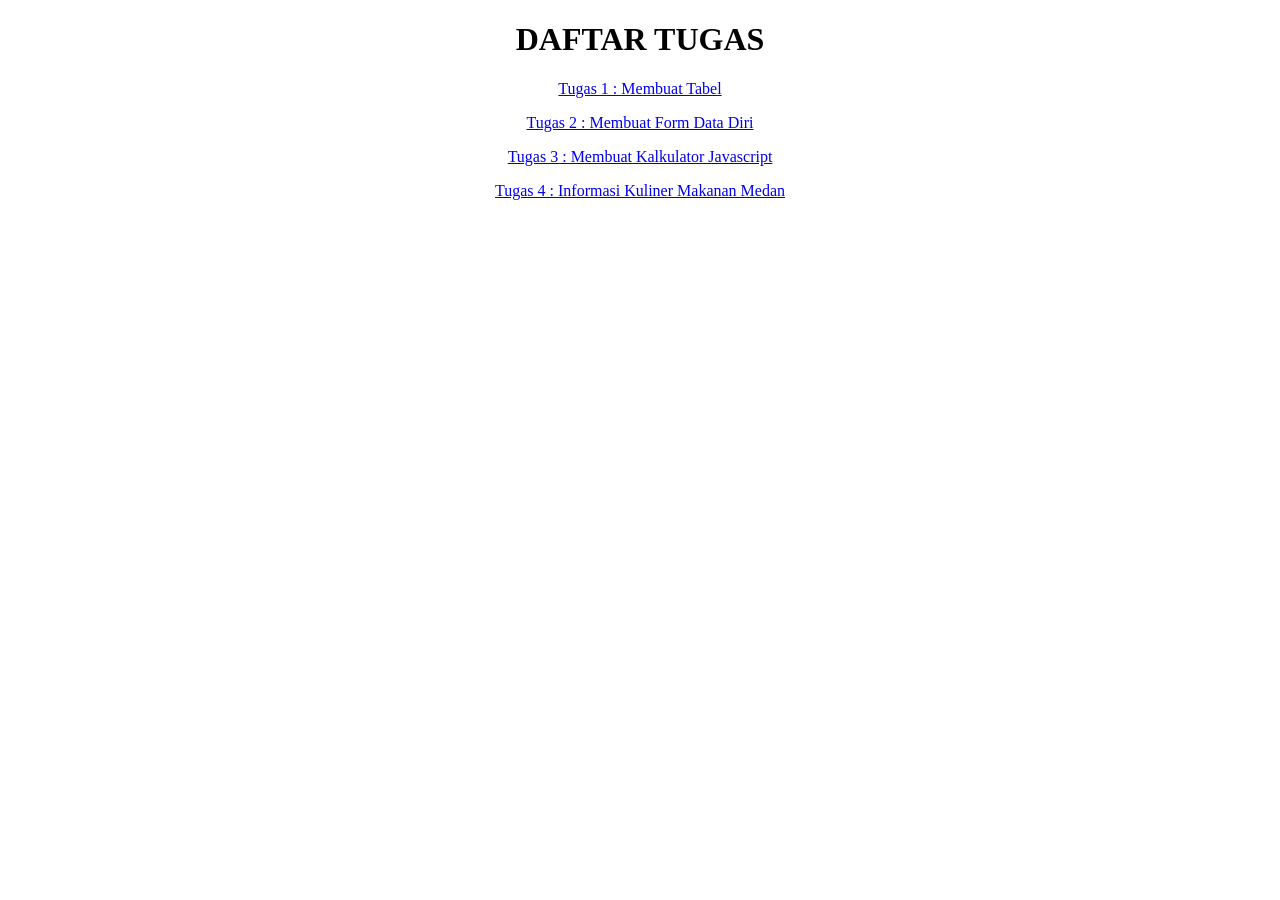
<file: index.html>
<!DOCTYPE html>
<html>
    <head>
    <title>
        Form Tugas
    </title>
    <style>
        h1 {
            text-align: center;
        }
        p {
            text-align: center;
        }
    </style>
    </head>
    <body>
        <h1>DAFTAR TUGAS</h1>
        <p><a href="tugas1.html">Tugas 1 : Membuat Tabel</a>
        </p>
        <p><a href="tugas2.html">Tugas 2 : Membuat Form Data Diri</a>
        </p>
        <p><a href="tugas3.html">Tugas 3 : Membuat Kalkulator Javascript</a>
        </p>
        <p><a href="tugas4.html">Tugas 4 : Informasi Kuliner Makanan Medan</a>
        </p>
    </body>
</html>
</file>
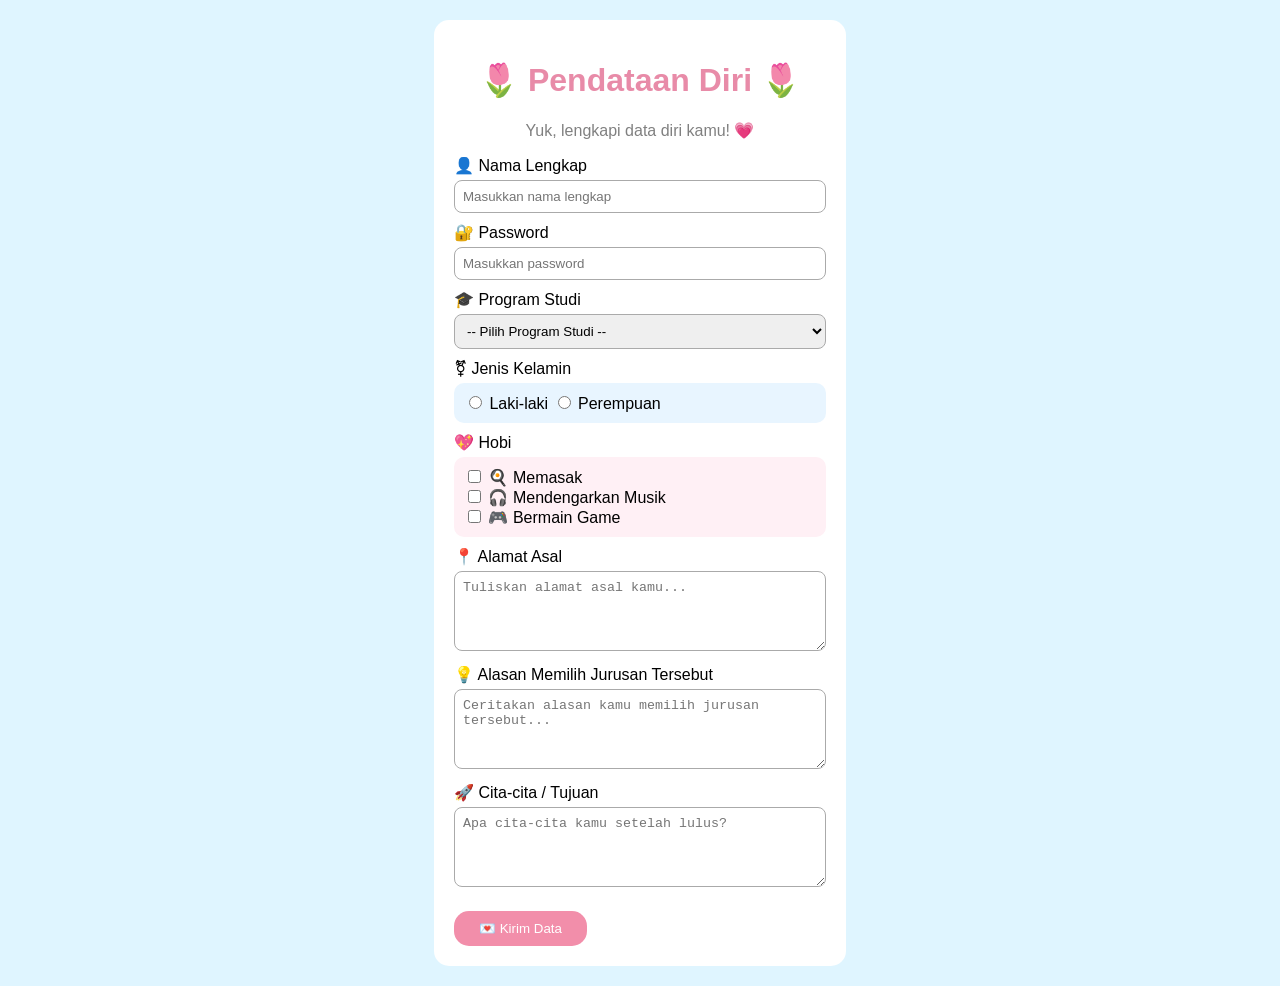
<file: tugas2.html>
<!DOCTYPE html>
<html lang="id">
<head>
    <meta charset="UTF-8"> 
    <meta name="viewport" content="width=device-width, initial-scale=1.0">
    <title>Form Pendataan Diri</title>

    <!-- CSS External -->
    <link rel="stylesheet" href="form.css">
</head>

<body>

    <div class="container">

        <h1>🌷 Pendataan Diri 🌷</h1>
        <p class="subtitle">Yuk, lengkapi data diri kamu! 💗</p>

        <form action="#" method="post">

            <label for="nama">👤 Nama Lengkap</label>
            <input type="text" id="nama" name="nama"
                   placeholder="Masukkan nama lengkap" required>

            <label for="password">🔐 Password</label>
            <input type="password" id="password" name="password"
                   placeholder="Masukkan password" required>

            <label for="prodi">🎓 Program Studi</label>
            <select id="prodi" name="prodi">
                <option value="">-- Pilih Program Studi --</option>
                <option value="ilkom">S1 Ilmu Komputer</option>
                <option value="ti">S1 Teknologi Informasi</option>
                <option value="it">S2 Teknologi Informatika</option>
                <option value="sdkb">S2 Sains Data dan Kecerdasan Buatan</option>
                <option value="ilkom">S3 Ilmu Komputer</option>
            </select>

            <label>⚧ Jenis Kelamin</label>
            <div class="pilihan">
                <input type="radio" id="laki" name="jenis_kelamin"
                       value="Laki-laki">
                <label for="laki">Laki-laki</label>

                <input type="radio" id="perempuan" name="jenis_kelamin"
                       value="Perempuan">
                <label for="perempuan">Perempuan</label>
            </div>

            <label>💖 Hobi</label>
            <div class="checkbox">
                <input type="checkbox" id="memasak" name="hobi"
                       value="Memasak">
                <label for="memasak">🍳 Memasak</label> <br>

                <input type="checkbox" id="musik" name="hobi"
                       value="Mendengarkan Musik">
                <label for="musik">🎧 Mendengarkan Musik</label><br>

                <input type="checkbox" id="game" name="hobi"
                       value="Bermain Game">
                <label for="game">🎮 Bermain Game</label>
            </div>

            <label for="alamat">📍 Alamat Asal</label>
            <textarea id="alamat" name="alamat"
                      placeholder="Tuliskan alamat asal kamu..."></textarea>

            <label for="alasan">💡 Alasan Memilih Jurusan Tersebut</label>
            <textarea id="alasan" name="alasan"
                      placeholder="Ceritakan alasan kamu memilih jurusan tersebut..."></textarea>

            <label for="cita">🚀 Cita-cita / Tujuan</label>
            <textarea id="cita" name="cita"
                      placeholder="Apa cita-cita kamu setelah lulus?"></textarea>

            <button type="submit">💌 Kirim Data</button>
        </form>
    </div>

</body>
</html>
</file>
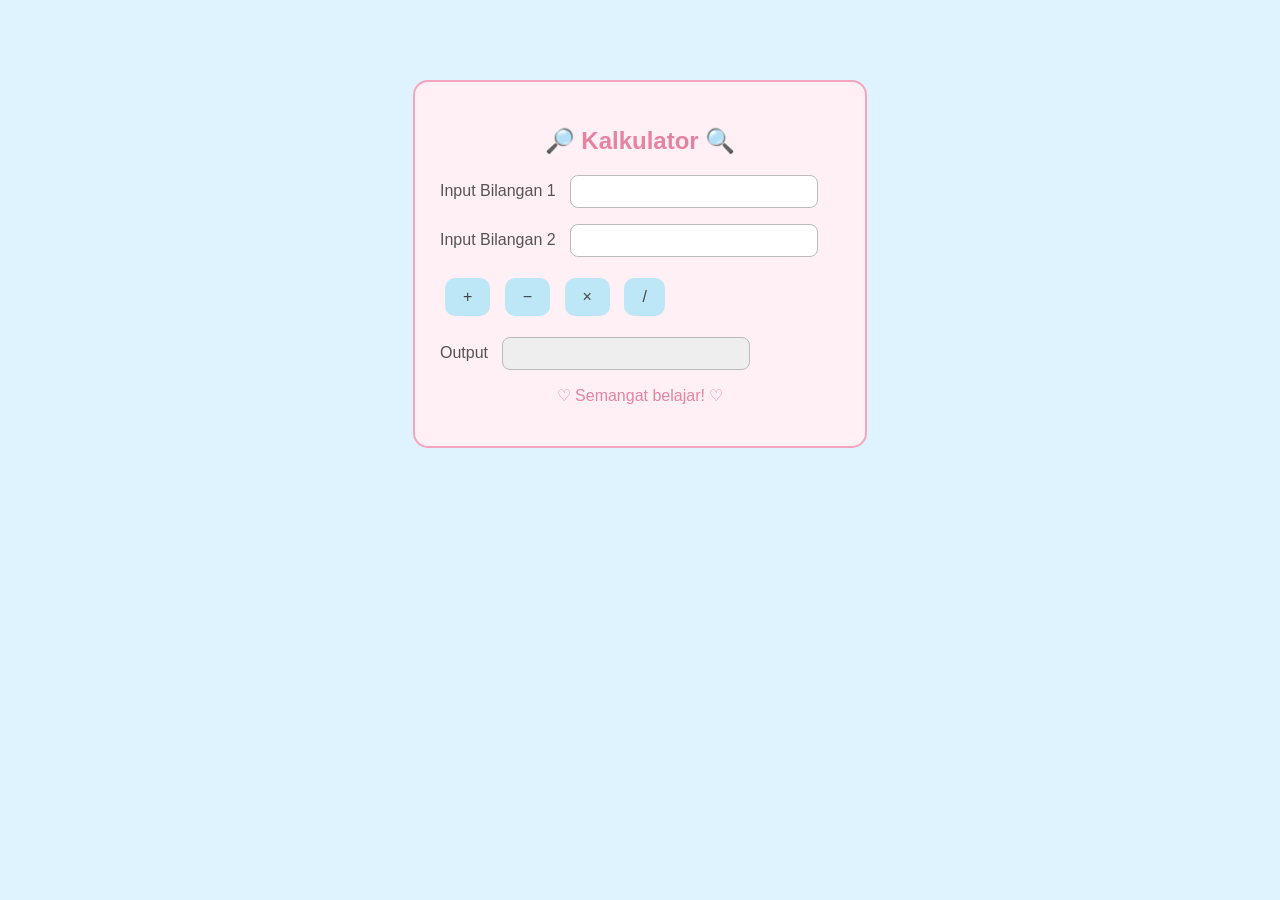
<file: tugas3.html>
<!DOCTYPE html>
<html>
<head>
    <title>Kalkulator</title>

    <style>
        body {
            font-family: Arial;
            background-color: #dff3ff;
        }

        .kalkulator {
            width: 400px;
            margin: 80px auto;
            padding: 25px;
            background-color: #fff0f5;
            border: 2px solid #f3a6bd;
            border-radius: 15px;
        }

        h2 {
            text-align: center;
            color: #e783a2;
        }

        p {
            color: #555;
        }

        input {
            width: 230px;
            padding: 8px;
            margin-left: 10px;
            border: 1px solid #bbb;
            border-radius: 8px;
        }

        button {
            padding: 10px 18px;
            margin: 5px;
            border: none;
            border-radius: 10px;
            background-color: #bde7f7;
            color: #444;
            font-size: 16px;
        }

        button:hover {
            background-color: #f5b5ca;
        }

        #output {
            background-color: #eeeeee;
        }

        .hati {
            text-align: center;
            color: #e783a2;
        }
    </style>
</head>

<body>

    <div class="kalkulator">

        <h2>🔎 Kalkulator 🔍</h2>

        <p>
            Input Bilangan 1
            <input type="number" id="bilangan1">
        </p>

        <p>
            Input Bilangan 2
            <input type="number" id="bilangan2">
        </p>

        <p>
            <button onclick="hitung('jumlah')">+</button>
            <button onclick="hitung('kurang')">−</button>
            <button onclick="hitung('kali')">×</button>
            <button onclick="hitung('bagi')">/</button>
        </p>

        <p>
            Output
            <input type="text" id="output" readonly>
        </p>

        <p class="hati">
            ♡ Semangat belajar! ♡
        </p>

    </div>


    <script>

        function hitung(operasi) {

            let bilangan1 = Number(
                document.getElementById("bilangan1").value);
            let bilangan2 = Number(
                document.getElementById("bilangan2").value);
            let hasil;

            if (operasi == "jumlah") {
                hasil = bilangan1 + bilangan2;
            }

            else if (operasi == "kurang") {
                hasil = bilangan1 - bilangan2;
            }

            else if (operasi == "kali") {
                hasil = bilangan1 * bilangan2;
            }

            else if (operasi == "bagi") {

                if (bilangan2 != 0) {
                    hasil = bilangan1 / bilangan2;
                }

                else {
                    hasil = "Tidak bisa dibagi 0";
                }
            }

            document.getElementById("output").value = hasil;
        }

    </script>

</body>
</html>
</file>
<file: form.css>
body {
    background-color: #dff5ff;
    font-family: Arial;
    margin: 0;
    padding: 20px;
}

.container {
    width: 30%;
    margin: auto;
    background-color: white;
    padding: 20px;
    border-radius: 15px;
}

h1 {
    text-align: center;
    color: #e88ba8;
}

.subtitle {
    text-align: center;
    color: gray;
}

/* Label */
label {
    display: block;
    margin-top: 10px;
    margin-bottom: 5px;
}

/* Input */
input[type="text"],
input[type="password"],
select,
textarea {
    width: 100%;
    padding: 8px;
    box-sizing: border-box;
    border: 1px solid #aaa;
    border-radius: 8px;
}

/* Textarea */
textarea {
    height: 80px;
}

/* Radio */
.pilihan {
    background-color: #e8f5ff;
    padding: 10px;
    border-radius: 10px;
}

.pilihan label {
    display: inline;
}

/* Checkbox */
.checkbox {
    background-color: #fff0f5;
    padding: 10px;
    border-radius: 10px;
}

.checkbox label {
    display: inline;
}

/* Tombol */
button {
    background-color: #f28eaa;
    color: white;
    border: none;
    padding: 10px 25px;
    border-radius: 15px;
    margin-top: 20px;
}

button:hover {
    background-color: #e56f91;
}

/* Footer */
.footer {
    text-align: center;
    color: gray;
    margin-top: 20px;
}
</file>
